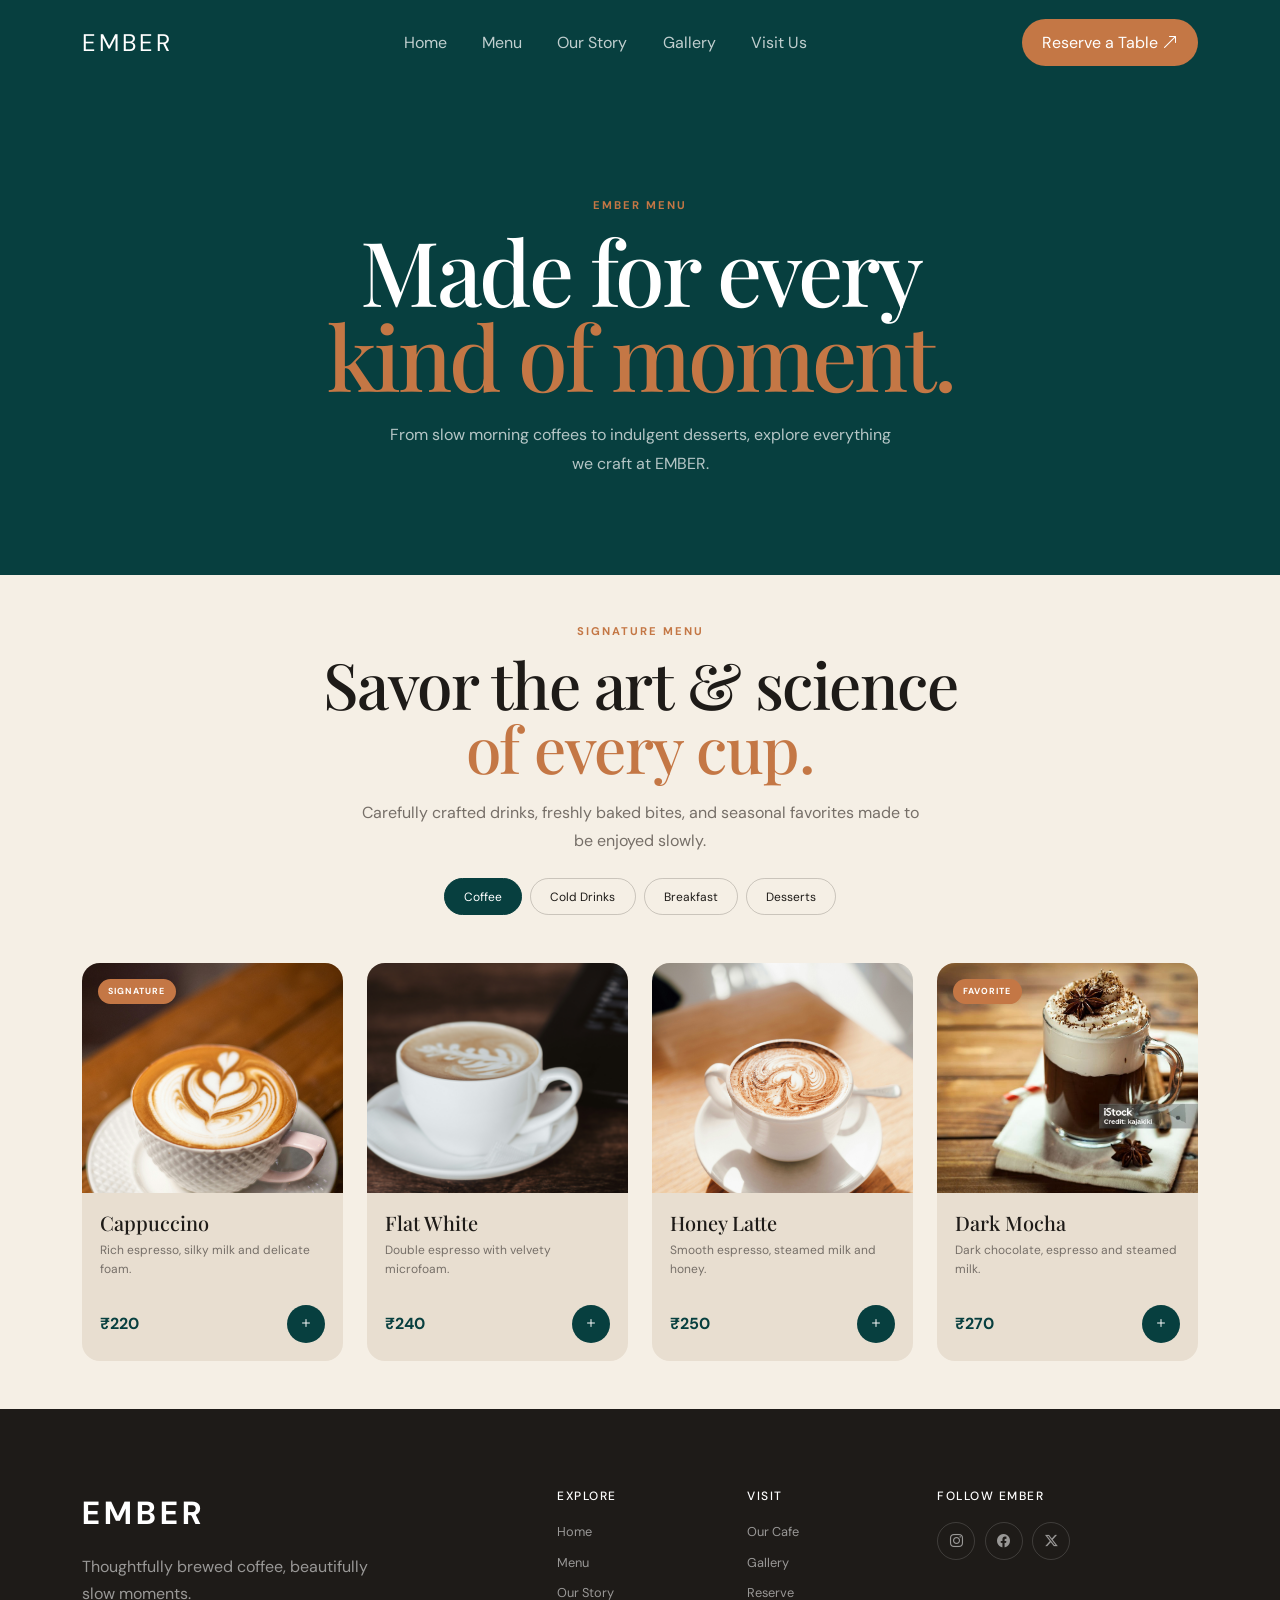
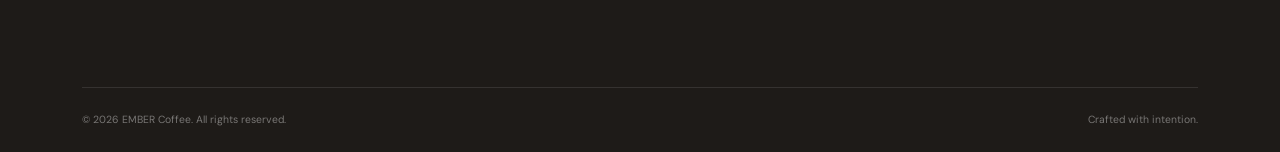
<file: menu.html>
<!DOCTYPE html>
<html lang="en">

<head>

    <meta charset="UTF-8">
    <meta name="viewport" content="width=device-width, initial-scale=1.0">

    <title>EMBER — Menu</title>

    <!-- Bootstrap -->
    <link href="https://cdn.jsdelivr.net/npm/bootstrap@5.3.8/dist/css/bootstrap.min.css" rel="stylesheet">

    <!-- Bootstrap Icons -->
    <link rel="stylesheet" href="https://cdn.jsdelivr.net/npm/bootstrap-icons@1.11.3/font/bootstrap-icons.min.css">

    <!-- Google Fonts -->
    <link rel="preconnect" href="https://fonts.googleapis.com">
    <link rel="preconnect" href="https://fonts.gstatic.com" crossorigin>

    <link
        href="https://fonts.googleapis.com/css2?family=DM+Sans:wght@400;500;600;700&family=Playfair+Display:wght@500;600;700&display=swap"
        rel="stylesheet">

    <!-- Custom CSS -->
    <link rel="stylesheet" href="style.css">

</head>

<body>


    <!-- NAVBAR -->

    <nav class="navbar navbar-expand-lg navbar-dark ember-navbar">

        <div class="container">

            <a class="navbar-brand ember-logo" href="index.html">
                EMBER
            </a>


            <button class="navbar-toggler" type="button" data-bs-toggle="collapse" data-bs-target="#emberNavbar"
                aria-controls="emberNavbar" aria-expanded="false" aria-label="Toggle navigation">

                <span class="navbar-toggler-icon"></span>

            </button>


            <div class="collapse navbar-collapse" id="emberNavbar">

                <ul class="navbar-nav mx-auto">

                    <li class="nav-item">
                        <a class="nav-link" href="index.html">
                            Home
                        </a>
                    </li>

                    <li class="nav-item">
                        <a class="nav-link active" href="menu.html">
                            Menu
                        </a>
                    </li>

                    <li class="nav-item">
                        <a class="nav-link" href="index.html#story">
                            Our Story
                        </a>
                    </li>

                    <li class="nav-item">
                        <a class="nav-link" href="index.html#gallery">
                            Gallery
                        </a>
                    </li>

                    <li class="nav-item">
                        <a class="nav-link" href="index.html#visit">
                            Visit Us
                        </a>
                    </li>

                </ul>


                <a href="index.html#reserve" class="btn ember-nav-btn">

                    Reserve a Table

                    <i class="bi bi-arrow-up-right"></i>

                </a>

            </div>

        </div>

    </nav>


    <!-- MENU HERO -->

    <section class="ember-menu-hero">

        <div class="container">

            <div class="menu-hero-content">

                <p class="section-label">
                    EMBER MENU
                </p>

                <h1>
                    Made for every
                    <span>kind of moment.</span>
                </h1>

                <p>
                    From slow morning coffees to indulgent desserts,
                    explore everything we craft at EMBER.
                </p>

            </div>

        </div>

    </section>


    <section class="ember-menu" id="menu">

        <div class="container py-5 py-lg-6">

            <!-- HEADING -->

            <div class="section-heading text-center mb-4">

                <p class="section-label">
                    SIGNATURE MENU
                </p>

                <h2>
                    Savor the art & science
                    <span>of every cup.</span>
                </h2>

                <p class="section-description">
                    Carefully crafted drinks, freshly baked bites,
                    and seasonal favorites made to be enjoyed slowly.
                </p>

            </div>


            <!-- MENU FILTERS -->

            <ul class="nav nav-pills justify-content-center ember-menu-tabs mb-5" id="menuTabs" role="tablist">

                <li class="nav-item" role="presentation">

                    <button class="nav-link active" id="coffee-tab" data-bs-toggle="pill" data-bs-target="#coffee-menu"
                        type="button" role="tab">

                        Coffee

                    </button>

                </li>

                <li class="nav-item" role="presentation">

                    <button class="nav-link" id="cold-tab" data-bs-toggle="pill" data-bs-target="#cold-menu"
                        type="button" role="tab">

                        Cold Drinks

                    </button>

                </li>

                <li class="nav-item" role="presentation">

                    <button class="nav-link" id="breakfast-tab" data-bs-toggle="pill" data-bs-target="#breakfast-menu"
                        type="button" role="tab">

                        Breakfast

                    </button>

                </li>

                <li class="nav-item" role="presentation">

                    <button class="nav-link" id="dessert-tab" data-bs-toggle="pill" data-bs-target="#dessert-menu"
                        type="button" role="tab">

                        Desserts

                    </button>

                </li>

            </ul>


            <!-- MENU CONTENT -->

            <div class="tab-content" id="menuTabContent">


                <!-- =========================
                 COFFEE
            ========================== -->

                <div class="tab-pane fade show active" id="coffee-menu" role="tabpanel">

                    <div class="row g-4">


                        <!-- ITEM 1 -->

                        <div class="col-sm-6 col-lg-3">

                            <div class="menu-card">

                                <div class="menu-image-wrapper">

                                    <img src="images/menu-cappuccino.jpg" alt="Ember Cappuccino">

                                    <span class="menu-tag">
                                        SIGNATURE
                                    </span>

                                </div>

                                <div class="menu-card-body">

                                    <h3>Cappuccino</h3>

                                    <p>
                                        Rich espresso, silky milk
                                        and delicate foam.
                                    </p>

                                    <div class="menu-card-footer">

                                        <strong>₹220</strong>

                                        <button class="menu-add-btn" aria-label="Add Cappuccino">

                                            <i class="bi bi-plus"></i>

                                        </button>

                                    </div>

                                </div>

                            </div>

                        </div>


                        <!-- ITEM 2 -->

                        <div class="col-sm-6 col-lg-3">

                            <div class="menu-card">

                                <div class="menu-image-wrapper">

                                    <img src="images/menu-flatwhite.jpg" alt="Ember Flat White">

                                </div>

                                <div class="menu-card-body">

                                    <h3>Flat White</h3>

                                    <p>
                                        Double espresso with
                                        velvety microfoam.
                                    </p>

                                    <div class="menu-card-footer">

                                        <strong>₹240</strong>

                                        <button class="menu-add-btn" aria-label="Add Flat White">

                                            <i class="bi bi-plus"></i>

                                        </button>

                                    </div>

                                </div>

                            </div>

                        </div>


                        <!-- ITEM 3 -->

                        <div class="col-sm-6 col-lg-3">

                            <div class="menu-card">

                                <div class="menu-image-wrapper">

                                    <img src="images/menu-latte.jpg" alt="Ember Latte">

                                </div>

                                <div class="menu-card-body">

                                    <h3>Honey Latte</h3>

                                    <p>
                                        Smooth espresso,
                                        steamed milk and honey.
                                    </p>

                                    <div class="menu-card-footer">

                                        <strong>₹250</strong>

                                        <button class="menu-add-btn" aria-label="Add Honey Latte">

                                            <i class="bi bi-plus"></i>

                                        </button>

                                    </div>

                                </div>

                            </div>

                        </div>


                        <!-- ITEM 4 -->

                        <div class="col-sm-6 col-lg-3">

                            <div class="menu-card">

                                <div class="menu-image-wrapper">

                                    <img src="images/menu-mocha.jpg" alt="Ember Mocha">

                                    <span class="menu-tag">
                                        FAVORITE
                                    </span>

                                </div>

                                <div class="menu-card-body">

                                    <h3>Dark Mocha</h3>

                                    <p>
                                        Dark chocolate,
                                        espresso and steamed milk.
                                    </p>

                                    <div class="menu-card-footer">

                                        <strong>₹270</strong>

                                        <button class="menu-add-btn" aria-label="Add Dark Mocha">

                                            <i class="bi bi-plus"></i>

                                        </button>

                                    </div>

                                </div>

                            </div>

                        </div>

                    </div>

                </div>


                <!-- =========================
                 COLD DRINKS
            ========================== -->

                <div class="tab-pane fade" id="cold-menu" role="tabpanel">

                    <div class="row g-4">

                        <div class="col-sm-6 col-lg-3">
                            <div class="menu-card">

                                <div class="menu-image-wrapper">
                                    <img src="images/menu-coldbrew.jpg" alt="Cold Brew">
                                </div>

                                <div class="menu-card-body">

                                    <h3>Cold Brew</h3>

                                    <p>
                                        Slow-steeped for a
                                        smooth, naturally sweet finish.
                                    </p>

                                    <div class="menu-card-footer">
                                        <strong>₹260</strong>

                                        <button class="menu-add-btn">
                                            <i class="bi bi-plus"></i>
                                        </button>
                                    </div>

                                </div>

                            </div>
                        </div>


                        <div class="col-sm-6 col-lg-3">
                            <div class="menu-card">

                                <div class="menu-image-wrapper">
                                    <img src="images/menu-icedlatte.jpg" alt="Iced Latte">
                                </div>

                                <div class="menu-card-body">

                                    <h3>Iced Latte</h3>

                                    <p>
                                        Chilled espresso,
                                        creamy milk and ice.
                                    </p>

                                    <div class="menu-card-footer">
                                        <strong>₹250</strong>

                                        <button class="menu-add-btn">
                                            <i class="bi bi-plus"></i>
                                        </button>
                                    </div>

                                </div>

                            </div>
                        </div>


                        <div class="col-sm-6 col-lg-3">
                            <div class="menu-card">

                                <div class="menu-image-wrapper">
                                    <img src="images/menu-frappe.jpg" alt="Chocolate Frappe">
                                </div>

                                <div class="menu-card-body">

                                    <h3>Mocha Frappe</h3>

                                    <p>
                                        Blended coffee,
                                        chocolate and cold cream.
                                    </p>

                                    <div class="menu-card-footer">
                                        <strong>₹290</strong>

                                        <button class="menu-add-btn">
                                            <i class="bi bi-plus"></i>
                                        </button>
                                    </div>

                                </div>

                            </div>
                        </div>


                        <div class="col-sm-6 col-lg-3">
                            <div class="menu-card">

                                <div class="menu-image-wrapper">
                                    <img src="images/menu-matcha.jpg" alt="Iced Matcha">
                                </div>

                                <div class="menu-card-body">

                                    <h3>Iced Matcha</h3>

                                    <p>
                                        Ceremonial matcha
                                        with chilled creamy milk.
                                    </p>

                                    <div class="menu-card-footer">
                                        <strong>₹280</strong>

                                        <button class="menu-add-btn">
                                            <i class="bi bi-plus"></i>
                                        </button>
                                    </div>

                                </div>

                            </div>
                        </div>

                    </div>

                </div>


                <!-- =========================
                 BREAKFAST
            ========================== -->

                <div class="tab-pane fade" id="breakfast-menu" role="tabpanel">

                    <div class="row g-4">

                        <div class="col-sm-6 col-lg-3">
                            <div class="menu-card">

                                <div class="menu-image-wrapper">
                                    <img src="images/menu-croissant.jpg" alt="Butter Croissant">
                                </div>

                                <div class="menu-card-body">

                                    <h3>Butter Croissant</h3>

                                    <p>
                                        Flaky, buttery and
                                        freshly baked every morning.
                                    </p>

                                    <div class="menu-card-footer">
                                        <strong>₹180</strong>

                                        <button class="menu-add-btn">
                                            <i class="bi bi-plus"></i>
                                        </button>
                                    </div>

                                </div>

                            </div>
                        </div>


                        <div class="col-sm-6 col-lg-3">
                            <div class="menu-card">

                                <div class="menu-image-wrapper">
                                    <img src="images/menu-avocado.jpg" alt="Avocado Toast">
                                </div>

                                <div class="menu-card-body">

                                    <h3>Avocado Toast</h3>

                                    <p>
                                        Sourdough, avocado,
                                        herbs and chili oil.
                                    </p>

                                    <div class="menu-card-footer">
                                        <strong>₹320</strong>

                                        <button class="menu-add-btn">
                                            <i class="bi bi-plus"></i>
                                        </button>
                                    </div>

                                </div>

                            </div>
                        </div>


                        <div class="col-sm-6 col-lg-3">
                            <div class="menu-card">

                                <div class="menu-image-wrapper">
                                    <img src="images/menu-pancakes.jpg" alt="Pancakes">
                                </div>

                                <div class="menu-card-body">

                                    <h3>Berry Pancakes</h3>

                                    <p>
                                        Fluffy pancakes,
                                        berries and maple syrup.
                                    </p>

                                    <div class="menu-card-footer">
                                        <strong>₹300</strong>

                                        <button class="menu-add-btn">
                                            <i class="bi bi-plus"></i>
                                        </button>
                                    </div>

                                </div>

                            </div>
                        </div>


                        <div class="col-sm-6 col-lg-3">
                            <div class="menu-card">

                                <div class="menu-image-wrapper">
                                    <img src="images/menu-eggs.jpg" alt="Ember Breakfast">
                                </div>

                                <div class="menu-card-body">

                                    <h3>Ember Breakfast</h3>

                                    <p>
                                        Eggs, sourdough,
                                        greens and roasted potatoes.
                                    </p>

                                    <div class="menu-card-footer">
                                        <strong>₹360</strong>

                                        <button class="menu-add-btn">
                                            <i class="bi bi-plus"></i>
                                        </button>
                                    </div>

                                </div>

                            </div>
                        </div>

                    </div>

                </div>


                <!-- =========================
                 DESSERTS
            ========================== -->

                <div class="tab-pane fade" id="dessert-menu" role="tabpanel">

                    <div class="row g-4">

                        <div class="col-sm-6 col-lg-3">
                            <div class="menu-card">

                                <div class="menu-image-wrapper">
                                    <img src="images/menu-tiramisu.jpg" alt="Tiramisu">
                                </div>

                                <div class="menu-card-body">

                                    <h3>Tiramisu</h3>

                                    <p>
                                        Espresso-soaked layers
                                        with mascarpone cream.
                                    </p>

                                    <div class="menu-card-footer">
                                        <strong>₹280</strong>

                                        <button class="menu-add-btn">
                                            <i class="bi bi-plus"></i>
                                        </button>
                                    </div>

                                </div>

                            </div>
                        </div>


                        <div class="col-sm-6 col-lg-3">
                            <div class="menu-card">

                                <div class="menu-image-wrapper">
                                    <img src="images/menu-cheesecake.jpg" alt="Cheesecake">
                                </div>

                                <div class="menu-card-body">

                                    <h3>Basque Cheesecake</h3>

                                    <p>
                                        Creamy center with
                                        a beautifully caramelized top.
                                    </p>

                                    <div class="menu-card-footer">
                                        <strong>₹290</strong>

                                        <button class="menu-add-btn">
                                            <i class="bi bi-plus"></i>
                                        </button>
                                    </div>

                                </div>

                            </div>
                        </div>


                        <div class="col-sm-6 col-lg-3">
                            <div class="menu-card">

                                <div class="menu-image-wrapper">
                                    <img src="images/menu-brownie.jpg" alt="Chocolate Brownie">
                                </div>

                                <div class="menu-card-body">

                                    <h3>Dark Brownie</h3>

                                    <p>
                                        Warm chocolate brownie
                                        with roasted cocoa.
                                    </p>

                                    <div class="menu-card-footer">
                                        <strong>₹220</strong>

                                        <button class="menu-add-btn">
                                            <i class="bi bi-plus"></i>
                                        </button>
                                    </div>

                                </div>

                            </div>
                        </div>


                        <div class="col-sm-6 col-lg-3">
                            <div class="menu-card">

                                <div class="menu-image-wrapper">
                                    <img src="images/menu-cinnamon.jpg" alt="Cinnamon Roll">
                                </div>

                                <div class="menu-card-body">

                                    <h3>Cinnamon Roll</h3>

                                    <p>
                                        Soft baked roll with
                                        cinnamon and vanilla glaze.
                                    </p>

                                    <div class="menu-card-footer">
                                        <strong>₹200</strong>

                                        <button class="menu-add-btn">
                                            <i class="bi bi-plus"></i>
                                        </button>
                                    </div>

                                </div>

                            </div>
                        </div>

                    </div>

                </div>

            </div> 

        </div>

    </section>

    <!-- PASTE YOUR EXISTING FULL MENU SECTION HERE -->


    <!-- FOOTER -->

    <footer class="ember-footer">

        <div class="container">

            <div class="row g-4">

                <div class="col-lg-5">

                    <div class="footer-brand">
                        EMBER
                    </div>

                    <p>
                        Thoughtfully brewed coffee,
                        beautifully slow moments.
                    </p>

                </div>


                <div class="col-6 col-lg-2">

                    <h6>Explore</h6>

                    <a href="index.html">Home</a>
                    <a href="menu.html">Menu</a>
                    <a href="index.html#story">Our Story</a>

                </div>


                <div class="col-6 col-lg-2">

                    <h6>Visit</h6>

                    <a href="index.html#visit">Our Cafe</a>
                    <a href="index.html#gallery">Gallery</a>
                    <a href="index.html#reserve">Reserve</a>

                </div>


                <div class="col-lg-3">

                    <h6>Follow EMBER</h6>

                    <div class="footer-socials">

                        <a href="#">
                            <i class="bi bi-instagram"></i>
                        </a>

                        <a href="#">
                            <i class="bi bi-facebook"></i>
                        </a>

                        <a href="#">
                            <i class="bi bi-twitter-x"></i>
                        </a>

                    </div>

                </div>

            </div>


            <div class="footer-bottom">

                <span>
                    © 2026 EMBER Coffee. All rights reserved.
                </span>

                <span>
                    Crafted with intention.
                </span>

            </div>

        </div>

    </footer>


    <script src="script.js"></script>

    <script src="https://cdn.jsdelivr.net/npm/bootstrap@5.3.8/dist/js/bootstrap.bundle.min.js">
    </script>

</body>

</html>
</file>
<file: style.css>
:root {
    --ember-cream: #F5EFE5;
    --ember-teal: #073F3F;
    --ember-orange: #C47745;
    --ember-dark: #1E1B18;
    --ember-muted: #766F68;
    --ember-card: #E8DED0;
    --ember-white: #FFFFFF;
}

body {
    margin: 0;
    background-color: var(--ember-cream);
    color: var(--ember-dark);
    font-family: "DM Sans", sans-serif;
}

h1,
h2,
h3,
h4,
h5 {
    font-family: "Playfair Display", serif;
}

a {
    text-decoration: none;
}

.ember-navbar {
    background-color: var(--ember-teal);
    padding: 1.2rem 0;
}

.ember-logo {
    font-size: 1.5rem;
    letter-spacing: 3px;
    color: var(--ember-white) !important;
}

.ember-navbar .nav-link {
    color: rgba(255, 255, 255, 0.75);
    margin: 0 0.6rem;
    transition: color 0.2s ease;
}

.ember-navbar .nav-link:hover,
.ember-navbar .nav-link.active {
    color: var(--ember-white);
}

.ember-nav-btn {
    background-color: var(--ember-orange);
    color: var(--ember-white);
    border-radius: 50px;
    padding: 0.65rem 1.2rem;
    transition: transform 0.2s ease, background-color 0.2s ease;
}

.ember-nav-btn:hover {
    background-color: #b5683c;
    color: var(--ember-white);
    transform: translateY(-2px);
}
/* ================================
   HERO
================================ */

.ember-hero {
    background-color: var(--ember-teal);
    color: var(--ember-white);
    overflow: hidden;
}

.hero-content {
    padding: 5rem 2rem 5rem 0;
}

.hero-eyebrow {
    display: flex;
    align-items: center;
    gap: 0.7rem;
    font-size: 0.75rem;
    font-weight: 600;
    letter-spacing: 2px;
    margin-bottom: 1.5rem;
    opacity: 0.8;
}

.hero-eyebrow span {
    width: 28px;
    height: 1px;
    background-color: var(--ember-orange);
}

.hero-content h1 {
    max-width: 650px;
    font-size: clamp(3.5rem, 7vw, 6.5rem);
    line-height: 0.95;
    margin-bottom: 1.8rem;
    letter-spacing: -3px;
}

.hero-content h1 span {
    display: block;
    color: var(--ember-orange);
}

.hero-description {
    max-width: 500px;
    color: rgba(255, 255, 255, 0.7);
    font-size: 1rem;
    line-height: 1.8;
    margin-bottom: 2rem;
}

.hero-buttons {
    display: flex;
    gap: 1rem;
    flex-wrap: wrap;
}

.ember-primary-btn {
    background-color: var(--ember-orange);
    color: var(--ember-white);
    border-radius: 50px;
    padding: 0.85rem 1.4rem;
    font-weight: 600;
    transition: all 0.3s ease;
}

.ember-primary-btn:hover {
    background-color: #b5683c;
    color: var(--ember-white);
    transform: translateY(-3px);
}

.ember-outline-btn {
    border: 1px solid rgba(255, 255, 255, 0.35);
    color: var(--ember-white);
    border-radius: 50px;
    padding: 0.85rem 1.4rem;
    transition: all 0.3s ease;
}

.ember-outline-btn:hover {
    background-color: var(--ember-white);
    color: var(--ember-teal);
}


/* HERO STATS */

.hero-meta {
    display: flex;
    gap: 3rem;
    margin-top: 4rem;
}

.hero-meta div {
    display: flex;
    flex-direction: column;
}

.hero-meta strong {
    font-family: "Playfair Display", serif;
    font-size: 1.8rem;
}

.hero-meta span {
    color: rgba(255, 255, 255, 0.55);
    font-size: 0.7rem;
    text-transform: uppercase;
    letter-spacing: 1px;
    margin-top: 0.2rem;
}


/* HERO IMAGE */

.hero-image-wrapper {
    position: relative;
    height: 700px;
    margin-left: 2rem;
}

.hero-image {
    width: 100%;
    height: 100%;
    object-fit: cover;
    border-radius: 180px 180px 20px 20px;
    display: block;
}


/* IMAGE LABEL */

.hero-image-label {
    position: absolute;
    bottom: 2rem;
    left: -2rem;
    display: flex;
    align-items: center;
    gap: 0.8rem;
    background-color: var(--ember-cream);
    color: var(--ember-dark);
    padding: 1rem 1.2rem;
    border-radius: 12px;
    box-shadow: 0 15px 40px rgba(0, 0, 0, 0.2);
}

.hero-image-label div {
    display: flex;
    flex-direction: column;
}

.hero-image-label small {
    font-size: 0.6rem;
    letter-spacing: 1.5px;
    color: var(--ember-muted);
}

.hero-image-label strong {
    font-size: 0.8rem;
    margin-top: 0.2rem;
}

.label-dot {
    width: 10px;
    height: 10px;
    background-color: var(--ember-orange);
    border-radius: 50%;
}


/* COFFEE BADGE */

.hero-coffee-badge {
    position: absolute;
    top: 3rem;
    right: -1rem;
    width: 95px;
    height: 95px;
    border-radius: 50%;
    background-color: var(--ember-orange);
    display: flex;
    flex-direction: column;
    justify-content: center;
    align-items: center;
    text-align: center;
    transform: rotate(8deg);
}

.hero-coffee-badge i {
    font-size: 1.3rem;
    margin-bottom: 0.3rem;
}

.hero-coffee-badge span {
    font-size: 0.6rem;
    font-weight: 600;
    line-height: 1.2;
    text-transform: uppercase;
}
@media (max-width: 991px) {

    .hero-content {
        padding: 8rem 0 3rem;
    }

    .hero-image-wrapper {
        height: 550px;
        margin-left: 0;
        margin-bottom: 3rem;
    }

    .hero-image-label {
        left: 1rem;
    }

    .hero-coffee-badge {
        right: 1rem;
    }

}

.ember-categories {
    background-color: var(--ember-cream);
}

.section-heading {
    max-width: 700px;
    margin: 0 auto;
}

.section-label {
    color: var(--ember-orange);
    font-size: 0.7rem;
    font-weight: 700;
    letter-spacing: 2px;
    margin-bottom: 0.8rem;
}

.section-heading h2 {
    font-size: clamp(2.5rem, 5vw, 4rem);
    line-height: 1;
    letter-spacing: -1.5px;
    margin-bottom: 1.2rem;
}

.section-heading h2 span {
    color: var(--ember-orange);
}

.section-description {
    max-width: 560px;
    margin: 0 auto;
    color: var(--ember-muted);
    line-height: 1.7;
}


/* CATEGORY CARD */

.category-card {
    position: relative;
    display: block;
    height: 360px;
    overflow: hidden;
    border-radius: 18px;
}

.category-card img {
    width: 100%;
    height: 100%;
    object-fit: cover;
    transition: transform 0.6s ease;
}


/* DARK GRADIENT */

.category-card::after {
    content: "";
    position: absolute;
    inset: 0;
    background: linear-gradient(
        to top,
        rgba(0, 0, 0, 0.75),
        rgba(0, 0, 0, 0.05) 65%
    );
}


/* CARD CONTENT */

.category-overlay {
    position: absolute;
    z-index: 2;
    left: 1.2rem;
    right: 1.2rem;
    bottom: 1.2rem;

    display: flex;
    justify-content: space-between;
    align-items: end;

    color: var(--ember-white);
}

.category-overlay small {
    display: block;
    color: rgba(255, 255, 255, 0.65);
    font-size: 0.65rem;
    margin-bottom: 0.3rem;
}

.category-overlay h3 {
    margin: 0;
    font-size: 1.4rem;
}


/* ARROW */

.category-overlay i {
    width: 42px;
    height: 42px;

    display: flex;
    align-items: center;
    justify-content: center;

    background-color: var(--ember-white);
    color: var(--ember-dark);

    border-radius: 50%;

    transition: transform 0.3s ease;
}


/* HOVER */

.category-card:hover img {
    transform: scale(1.08);
}

.category-card:hover .category-overlay i {
    transform: rotate(45deg);
}
/* ================================
   OUR STORY
================================ */

.ember-story {
    background-color: var(--ember-cream);
    overflow: hidden;
}

.story-content {
    max-width: 560px;
}

.story-content h2 {
    font-size: clamp(2.8rem, 5vw, 4.5rem);
    line-height: 1;
    letter-spacing: -2px;
    margin-bottom: 1.8rem;
}

.story-content h2 span {
    display: block;
    color: var(--ember-orange);
}

.story-intro {
    font-size: 1.15rem;
    line-height: 1.7;
    color: var(--ember-dark);
    margin-bottom: 1rem;
}

.story-text {
    color: var(--ember-muted);
    line-height: 1.8;
    max-width: 500px;
}

.story-link {
    display: inline-flex;
    align-items: center;
    gap: 0.6rem;
    margin-top: 1.2rem;
    color: var(--ember-dark);
    font-weight: 700;
    border-bottom: 1px solid var(--ember-dark);
    padding-bottom: 0.35rem;
    transition: gap 0.3s ease;
}

.story-link:hover {
    color: var(--ember-orange);
    gap: 1rem;
}


/* MAIN IMAGE */

.story-image-wrapper {
    position: relative;
    padding-left: 2rem;
}

.story-main-image {
    width: 100%;
    height: 570px;
    object-fit: cover;
    border-radius: 180px 180px 20px 20px;
    display: block;
}


/* FLOATING CARD */

.story-image-card {
    position: absolute;
    left: -1rem;
    bottom: 2rem;

    display: flex;
    align-items: center;
    gap: 0.8rem;

    width: 210px;

    padding: 0.7rem;

    background-color: var(--ember-white);

    border-radius: 12px;

    box-shadow: 0 20px 50px rgba(0, 0, 0, 0.15);
}

.story-image-card img {
    width: 55px;
    height: 65px;
    object-fit: cover;
    border-radius: 8px;
}

.story-image-card div {
    display: flex;
    flex-direction: column;
}

.story-image-card small {
    font-size: 0.55rem;
    letter-spacing: 1.2px;
    color: var(--ember-muted);
    margin-bottom: 0.25rem;
}

.story-image-card strong {
    font-size: 0.72rem;
    line-height: 1.4;
}


/* BOTTOM */

.story-bottom {
    margin-top: 5rem;
}

.story-detail-image {
    width: 100%;
    height: 190px;
    object-fit: cover;
    border-radius: 15px;
}


/* STATS */

.story-stats {
    display: flex;
    justify-content: space-between;
    gap: 2rem;
    padding: 1.5rem 0;
    border-top: 1px solid rgba(30, 27, 24, 0.2);
    border-bottom: 1px solid rgba(30, 27, 24, 0.2);
}

.story-stat {
    display: flex;
    align-items: center;
    gap: 0.8rem;
}

.story-stat strong {
    font-family: "Playfair Display", serif;
    font-size: 2.7rem;
    color: var(--ember-teal);
}

.story-stat span {
    font-size: 0.7rem;
    line-height: 1.4;
    text-transform: uppercase;
    letter-spacing: 1px;
    color: var(--ember-muted);
}
@media (max-width: 767px) {

    .story-image-wrapper {
        padding-left: 0;
    }

    .story-main-image {
        height: 450px;
        border-radius: 100px 100px 15px 15px;
    }

    .story-image-card {
        left: 1rem;
        bottom: 1rem;
    }

    .story-bottom {
        margin-top: 2rem;
    }

    .story-detail-image {
        height: 220px;
    }

    .story-stats {
        gap: 1rem;
    }

    .story-stat {
        flex-direction: column;
        align-items: flex-start;
        gap: 0.2rem;
    }

    .story-stat strong {
        font-size: 2rem;
    }

}
/* ============================= */
/* MENU PAGE HERO */
/* ============================= */

.ember-menu-hero {
    background-color: var(--ember-teal);
    color: var(--ember-white);
    padding: 7rem 0 6rem;
    text-align: center;
}

.menu-hero-content {
    max-width: 750px;
    margin: 0 auto;
}

.menu-hero-content .section-label {
    color: var(--ember-orange);
}

.menu-hero-content h1 {
    font-size: clamp(3.2rem, 7vw, 6rem);
    line-height: 0.95;
    letter-spacing: -3px;
    margin-bottom: 1.5rem;
}

.menu-hero-content h1 span {
    display: block;
    color: var(--ember-orange);
}

.menu-hero-content > p:last-child {
    max-width: 520px;
    margin: 0 auto;
    color: rgba(255, 255, 255, 0.7);
    line-height: 1.8;
}
/* ============================= */
/* FOOTER */
/* ============================= */

.ember-footer {
    background-color: var(--ember-dark);
    color: var(--ember-white);
    padding: 5rem 0 1.5rem;
}

.footer-brand {
    font-size: 2rem;
    font-weight: 700;
    letter-spacing: 4px;
    margin-bottom: 1rem;
}

.ember-footer p {
    max-width: 300px;
    color: rgba(255, 255, 255, 0.55);
    line-height: 1.7;
}

.ember-footer h6 {
    font-family: "DM Sans", sans-serif;
    font-size: 0.75rem;
    text-transform: uppercase;
    letter-spacing: 1.5px;
    margin-bottom: 1.2rem;
}

.ember-footer a {
    display: block;
    color: rgba(255, 255, 255, 0.55);
    font-size: 0.8rem;
    margin-bottom: 0.7rem;
    transition: color 0.2s ease;
}

.ember-footer a:hover {
    color: var(--ember-orange);
}

.footer-socials {
    display: flex;
    gap: 0.6rem;
}

.footer-socials a {
    width: 38px;
    height: 38px;
    margin: 0;
    border: 1px solid rgba(255, 255, 255, 0.15);
    border-radius: 50%;
    display: flex;
    align-items: center;
    justify-content: center;
}

.footer-socials a:hover {
    background-color: var(--ember-orange);
    border-color: var(--ember-orange);
    color: var(--ember-white);
}

.footer-bottom {
    margin-top: 4rem;
    padding-top: 1.5rem;
    border-top: 1px solid rgba(255, 255, 255, 0.1);

    display: flex;
    justify-content: space-between;
    gap: 1rem;

    color: rgba(255, 255, 255, 0.4);
    font-size: 0.65rem;
}

@media (max-width: 575px) {

    .ember-menu-hero {
        padding: 5rem 0 4rem;
    }

    .menu-hero-content h1 {
        font-size: 3.2rem;
        letter-spacing: -2px;
    }

    .footer-bottom {
        flex-direction: column;
    }

}
/* ============================= */
/* MENU */
/* ============================= */

.ember-menu {
    background-color: var(--ember-cream);
}

.ember-menu-tabs {
    gap: 0.5rem;
}

.ember-menu-tabs .nav-link {
    color: var(--ember-dark);
    background-color: transparent;
    border: 1px solid rgba(30, 27, 24, 0.2);
    border-radius: 50px;
    padding: 0.55rem 1.2rem;
    font-size: 0.75rem;
    transition: all 0.25s ease;
}

.ember-menu-tabs .nav-link:hover {
    border-color: var(--ember-teal);
    color: var(--ember-teal);
}

.ember-menu-tabs .nav-link.active {
    background-color: var(--ember-teal);
    color: var(--ember-white);
    border-color: var(--ember-teal);
}


/* MENU CARD */

.menu-card {
    height: 100%;
    background-color: var(--ember-card);
    border-radius: 18px;
    overflow: hidden;

    transition:
        transform 0.3s ease,
        box-shadow 0.3s ease;
}

.menu-card:hover {
    transform: translateY(-6px);
    box-shadow: 0 18px 40px rgba(30, 27, 24, 0.12);
}


/* MENU IMAGE */

.menu-image-wrapper {
    position: relative;
    height: 230px;
    overflow: hidden;
}

.menu-image-wrapper img {
    width: 100%;
    height: 100%;
    object-fit: cover;
    display: block;

    transition: transform 0.5s ease;
}

.menu-card:hover .menu-image-wrapper img {
    transform: scale(1.06);
}


/* TAG */

.menu-tag {
    position: absolute;
    top: 1rem;
    left: 1rem;

    background-color: var(--ember-orange);
    color: var(--ember-white);

    padding: 0.35rem 0.65rem;
    border-radius: 50px;

    font-size: 0.55rem;
    font-weight: 700;
    letter-spacing: 1px;
}


/* CARD CONTENT */

.menu-card-body {
    padding: 1.1rem;
}

.menu-card-body h3 {
    font-size: 1.25rem;
    margin-bottom: 0.4rem;
}

.menu-card-body p {
    color: var(--ember-muted);
    font-size: 0.75rem;
    line-height: 1.6;

    min-height: 48px;
    margin-bottom: 1rem;
}


/* PRICE + BUTTON */

.menu-card-footer {
    display: flex;
    justify-content: space-between;
    align-items: center;
}

.menu-card-footer strong {
    color: var(--ember-teal);
    font-size: 1rem;
}

.menu-add-btn {
    width: 38px;
    height: 38px;

    display: flex;
    align-items: center;
    justify-content: center;

    border: none;
    border-radius: 50%;

    background-color: var(--ember-teal);
    color: var(--ember-white);

    transition:
        transform 0.25s ease,
        background-color 0.25s ease;
}

.menu-add-btn:hover {
    background-color: var(--ember-orange);
    transform: rotate(90deg);
}


/* MOBILE */

@media (max-width: 575px) {

    .menu-image-wrapper {
        height: 210px;
    }

    .menu-card-body {
        padding: 1rem;
    }

}

.ember-signature {
    background-color: var(--ember-card);
}

.signature-title {
    max-width: 650px;
    font-size: clamp(2.8rem, 5vw, 4.5rem);
    line-height: 1;
    letter-spacing: -2px;
    margin: 0;
}

.signature-title span {
    display: block;
    color: var(--ember-orange);
}

.signature-intro {
    max-width: 430px;
    margin-left: auto;
}

.signature-intro .section-description {
    margin-bottom: 1.2rem;
}

.signature-intro .story-link {
    margin-top: 0;
}

/* ============================= */
/* SPECIAL OFFERS */
/* ============================= */

.ember-offers {
    background-color: var(--ember-cream);
}

.offer-wrapper {
    border-radius: 24px;
    overflow: hidden;
    min-height: 600px;
}

.offer-image {
    position: relative;
    height: 100%;
    min-height: 600px;
    overflow: hidden;
}

.offer-image img {
    width: 100%;
    height: 100%;
    object-fit: cover;
    display: block;
    transition: transform 0.6s ease;
}

.offer-wrapper:hover .offer-image img {
    transform: scale(1.04);
}

.offer-badge {
    position: absolute;
    top: 2rem;
    left: 2rem;
    width: 110px;
    height: 110px;
    border-radius: 50%;
    background-color: var(--ember-orange);
    color: var(--ember-white);
    display: flex;
    flex-direction: column;
    align-items: center;
    justify-content: center;
    text-align: center;
    transform: rotate(-8deg);
}

.offer-badge span {
    font-size: 0.55rem;
    font-weight: 700;
    letter-spacing: 1.5px;
}

.offer-badge strong {
    font-family: "Playfair Display", serif;
    font-size: 2.3rem;
    line-height: 1;
    margin: 0.15rem 0;
}

.offer-badge small {
    font-size: 0.55rem;
    font-weight: 700;
}

.offer-content {
    height: 100%;
    min-height: 600px;
    background-color: var(--ember-teal);
    color: var(--ember-white);
    padding: 4rem;
    display: flex;
    flex-direction: column;
    justify-content: center;
}

.offer-content .section-label {
    margin-bottom: 1rem;
}

.offer-content h2 {
    max-width: 420px;
    font-size: clamp(2.8rem, 5vw, 4.5rem);
    line-height: 0.98;
    letter-spacing: -2px;
    margin-bottom: 1.5rem;
}

.offer-content h2 span {
    display: block;
    color: var(--ember-orange);
}

.offer-description {
    max-width: 400px;
    color: rgba(255, 255, 255, 0.65);
    line-height: 1.8;
    margin-bottom: 2rem;
}

.offer-details {
    display: flex;
    flex-direction: column;
    gap: 1rem;
    margin-bottom: 2rem;
}

.offer-detail {
    display: flex;
    align-items: center;
    gap: 1rem;
}

.offer-detail > i {
    width: 42px;
    height: 42px;
    border-radius: 50%;
    background-color: rgba(255, 255, 255, 0.08);
    display: flex;
    align-items: center;
    justify-content: center;
    color: var(--ember-orange);
}

.offer-detail div {
    display: flex;
    flex-direction: column;
}

.offer-detail strong {
    font-size: 0.8rem;
    margin-bottom: 0.2rem;
}

.offer-detail span {
    color: rgba(255, 255, 255, 0.5);
    font-size: 0.65rem;
}

.offer-content .ember-primary-btn {
    width: fit-content;
}

.offer-note {
    margin: 1.2rem 0 0;
    color: rgba(255, 255, 255, 0.35);
    font-size: 0.6rem;
    letter-spacing: 0.5px;
}

@media (max-width: 991px) {

    .offer-image,
    .offer-content {
        min-height: 500px;
    }

    .offer-content {
        padding: 3rem;
    }
}

@media (max-width: 575px) {

    .offer-wrapper {
        border-radius: 18px;
    }

    .offer-image {
        min-height: 400px;
    }

    .offer-content {
        min-height: auto;
        padding: 2.5rem 1.5rem;
    }

    .offer-badge {
        width: 90px;
        height: 90px;
        top: 1.2rem;
        left: 1.2rem;
    }

    .offer-badge strong {
        font-size: 1.8rem;
    }
}
/* ============================= */
/* VISIT EMBER */
/* ============================= */

.ember-visit {
    background-color: var(--ember-cream);
    overflow: hidden;
}

.visit-content {
    max-width: 500px;
}

.visit-content h2 {
    font-size: clamp(3rem, 5vw, 4.8rem);
    line-height: 0.98;
    letter-spacing: -2px;
    margin-bottom: 1.5rem;
}

.visit-content h2 span {
    display: block;
    color: var(--ember-orange);
}

.visit-description {
    max-width: 450px;
    color: var(--ember-muted);
    line-height: 1.8;
    margin-bottom: 2.5rem;
}

.visit-info {
    display: flex;
    flex-direction: column;
    gap: 1.5rem;
    margin-bottom: 2.5rem;
}

.visit-info-item {
    display: flex;
    align-items: flex-start;
    gap: 1rem;
}

.visit-icon {
    width: 44px;
    height: 44px;
    flex-shrink: 0;
    border-radius: 50%;
    background-color: var(--ember-teal);
    color: var(--ember-white);
    display: flex;
    align-items: center;
    justify-content: center;
}

.visit-info-item div:last-child {
    display: flex;
    flex-direction: column;
}

.visit-info-item small {
    color: var(--ember-orange);
    font-size: 0.6rem;
    font-weight: 700;
    letter-spacing: 1.5px;
    margin-bottom: 0.35rem;
}

.visit-info-item strong {
    font-size: 0.75rem;
    line-height: 1.7;
    font-weight: 600;
}

.visit-buttons {
    display: flex;
    align-items: center;
    gap: 1.5rem;
    flex-wrap: wrap;
}

.visit-gallery-link {
    display: inline-flex;
    align-items: center;
    gap: 0.5rem;
    color: var(--ember-dark);
    font-size: 0.75rem;
    font-weight: 700;
    transition: gap 0.3s ease;
}

.visit-gallery-link:hover {
    color: var(--ember-orange);
    gap: 0.9rem;
}

.visit-visual {
    position: relative;
    min-height: 620px;
    padding-left: 3rem;
}

.visit-main-image {
    width: 100%;
    height: 620px;
    object-fit: cover;
    border-radius: 180px 180px 20px 20px;
    display: block;
}

.visit-floating-card {
    position: absolute;
    left: 0;
    bottom: 2.5rem;
    width: 250px;
    padding: 0.7rem;
    background-color: var(--ember-white);
    border-radius: 14px;
    display: flex;
    align-items: center;
    gap: 0.8rem;
    box-shadow: 0 20px 50px rgba(0, 0, 0, 0.16);
}

.visit-floating-card img {
    width: 70px;
    height: 75px;
    object-fit: cover;
    border-radius: 9px;
}

.visit-floating-card div {
    display: flex;
    flex-direction: column;
}

.visit-floating-card span {
    color: var(--ember-muted);
    font-size: 0.5rem;
    font-weight: 700;
    letter-spacing: 1.2px;
    margin-bottom: 0.3rem;
}

.visit-floating-card strong {
    font-size: 0.68rem;
    line-height: 1.5;
}

.visit-number {
    position: absolute;
    top: 2rem;
    right: -1rem;
    width: 100px;
    height: 100px;
    border-radius: 50%;
    background-color: var(--ember-orange);
    color: var(--ember-white);
    display: flex;
    flex-direction: column;
    justify-content: center;
    align-items: center;
    transform: rotate(8deg);
}

.visit-number span {
    font-size: 0.55rem;
    font-weight: 700;
    letter-spacing: 1px;
}

.visit-number strong {
    font-family: "Playfair Display", serif;
    font-size: 1.7rem;
    line-height: 1;
    margin-top: 0.2rem;
}

@media (max-width: 991px) {

    .visit-content {
        max-width: 650px;
    }

    .visit-visual {
        min-height: 550px;
        padding-left: 0;
    }

    .visit-main-image {
        height: 550px;
    }

    .visit-floating-card {
        left: 1rem;
    }

    .visit-number {
        right: 1rem;
    }
}

@media (max-width: 575px) {

    .visit-main-image {
        height: 450px;
        border-radius: 110px 110px 15px 15px;
    }

    .visit-visual {
        min-height: 450px;
    }

    .visit-floating-card {
        width: 220px;
        bottom: 1rem;
    }

    .visit-floating-card img {
        width: 58px;
        height: 65px;
    }

    .visit-number {
        width: 80px;
        height: 80px;
        top: 1rem;
    }

    .visit-number strong {
        font-size: 1.4rem;
    }

    .visit-buttons {
        gap: 1rem;
    }
}
/* ============================= */
/* RESERVATION CTA */
/* ============================= */

.ember-reserve {
    background-color: var(--ember-teal);
    color: var(--ember-white);
    overflow: hidden;
}

.reserve-wrapper {
    position: relative;
    min-height: 620px;
    padding: 5rem 4rem;
    display: flex;
    align-items: center;
    overflow: hidden;
}

.reserve-content {
    position: relative;
    z-index: 2;
    max-width: 650px;
}

.reserve-content h2 {
    font-size: clamp(3.5rem, 7vw, 6rem);
    line-height: 0.92;
    letter-spacing: -3px;
    margin-bottom: 1.5rem;
}

.reserve-content h2 span {
    display: block;
    color: var(--ember-orange);
}

.reserve-content > p:not(.section-label) {
    max-width: 500px;
    color: rgba(255, 255, 255, 0.65);
    line-height: 1.8;
    margin-bottom: 2rem;
}

.reserve-buttons {
    display: flex;
    gap: 1rem;
    flex-wrap: wrap;
    margin-bottom: 3rem;
}

.reserve-meta {
    display: flex;
    gap: 1.8rem;
    flex-wrap: wrap;
}

.reserve-meta span {
    display: flex;
    align-items: center;
    gap: 0.4rem;
    color: rgba(255, 255, 255, 0.45);
    font-size: 0.65rem;
    text-transform: uppercase;
    letter-spacing: 0.8px;
}

.reserve-meta i {
    color: var(--ember-orange);
}

.reserve-decoration {
    position: absolute;
    width: 560px;
    height: 560px;
    right: -40px;
    top: 30px;
}

.reserve-circle {
    position: absolute;
    inset: 20px;
    border: 1px solid rgba(255, 255, 255, 0.12);
    border-radius: 50%;
}

.reserve-decoration img {
    position: absolute;
    width: 390px;
    height: 390px;
    object-fit: cover;
    border-radius: 50%;
    right: 40px;
    top: 85px;
    border: 8px solid rgba(255, 255, 255, 0.06);
    transition: transform 0.6s ease;
}

.reserve-wrapper:hover .reserve-decoration img {
    transform: scale(1.04) rotate(3deg);
}

.reserve-stamp {
    position: absolute;
    right: 0;
    bottom: 80px;
    width: 120px;
    height: 120px;
    border-radius: 50%;
    background-color: var(--ember-orange);
    display: flex;
    flex-direction: column;
    justify-content: center;
    align-items: center;
    text-align: center;
    transform: rotate(10deg);
}

.reserve-stamp i {
    font-size: 1.2rem;
    margin-bottom: 0.4rem;
}

.reserve-stamp span {
    font-size: 0.55rem;
    font-weight: 700;
    line-height: 1.25;
    letter-spacing: 1px;
}

@media (max-width: 1199px) {

    .reserve-decoration {
        right: -180px;
        opacity: 0.8;
    }
}

@media (max-width: 991px) {

    .reserve-wrapper {
        min-height: auto;
        padding: 4rem 2.5rem;
    }

    .reserve-decoration {
        position: relative;
        right: auto;
        top: auto;
        width: 400px;
        height: 400px;
        margin: 3rem auto 0;
        opacity: 1;
    }

    .reserve-decoration img {
        width: 280px;
        height: 280px;
        right: 60px;
        top: 60px;
    }

    .reserve-stamp {
        width: 95px;
        height: 95px;
        right: 10px;
        bottom: 40px;
    }
}

@media (max-width: 575px) {

    .reserve-wrapper {
        padding: 3rem 1.5rem;
    }

    .reserve-content h2 {
        font-size: 3.3rem;
        letter-spacing: -2px;
    }

    .reserve-meta {
        flex-direction: column;
        gap: 0.8rem;
    }

    .reserve-decoration {
        width: 300px;
        height: 300px;
    }

    .reserve-decoration img {
        width: 210px;
        height: 210px;
        right: 45px;
        top: 45px;
    }

    .reserve-stamp {
        width: 78px;
        height: 78px;
        right: 0;
        bottom: 25px;
    }

    .reserve-stamp i {
        font-size: 0.9rem;
    }

    .reserve-stamp span {
        font-size: 0.42rem;
    }
}
</file>
